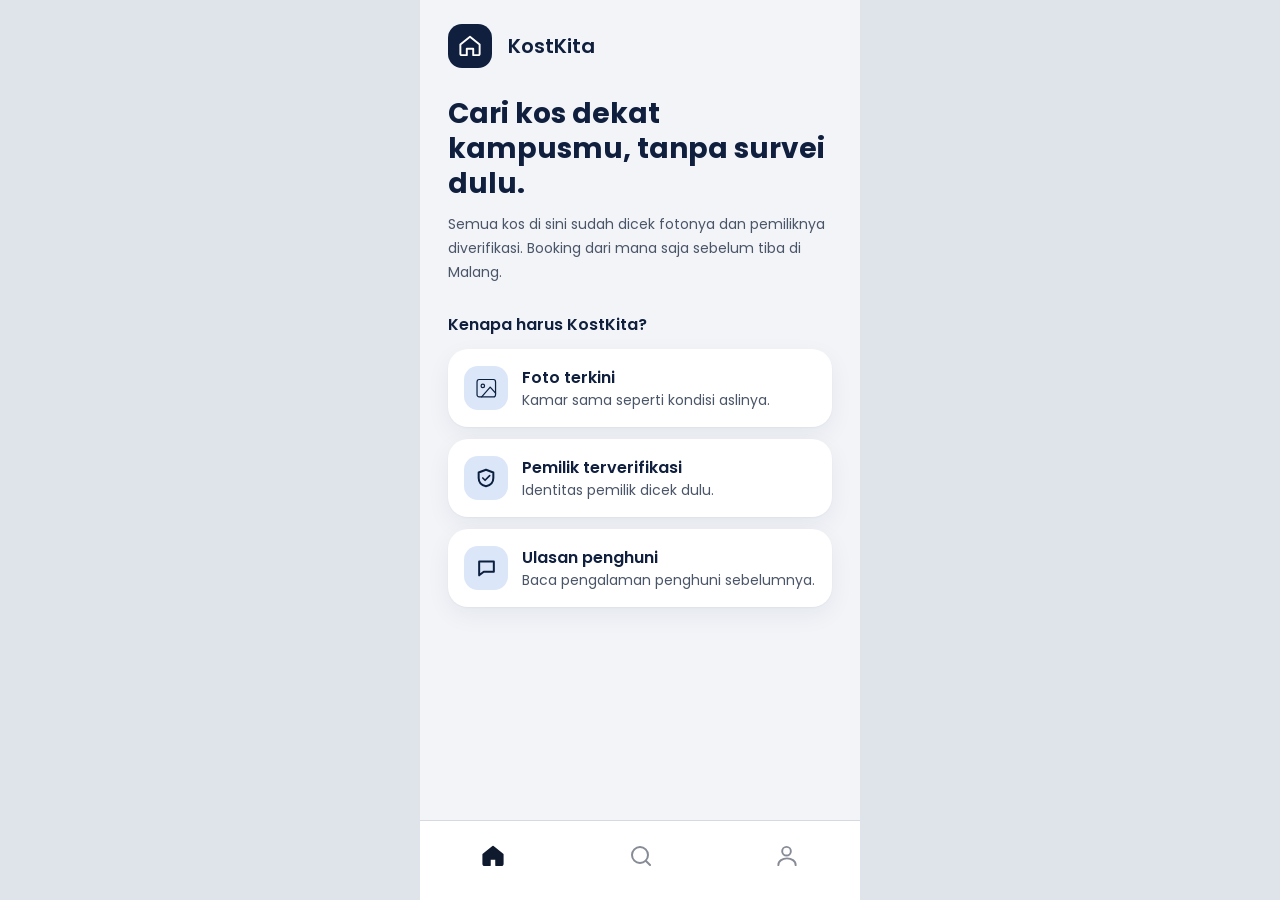
<file: index.html>
<!DOCTYPE html>
<html lang="id">
<head>
  <meta charset="UTF-8">
  <meta name="viewport" content="width=device-width, initial-scale=1.0">
  <title>KostKita</title>
  <link rel="stylesheet" href="css/style.css">
</head>
<body>
  <div class="app">
    <main class="konten konten-bertahap">
      <div class="logo">
        <div class="logo-ikon" data-ikon="home"></div>
        <span class="logo-teks">KostKita</span>
      </div>

      <h1>Cari kos dekat kampusmu, tanpa survei dulu.</h1>
      <p class="deskripsi">Semua kos di sini sudah dicek fotonya dan pemiliknya diverifikasi. Booking dari mana saja sebelum tiba di Malang.</p>

      <h3>Kenapa harus KostKita?</h3>

      <div class="kartu">
        <div class="kartu-ikon" data-ikon="image"></div>
        <div>
          <strong>Foto terkini</strong>
          <p>Kamar sama seperti kondisi aslinya.</p>
        </div>
      </div>

      <div class="kartu">
        <div class="kartu-ikon" data-ikon="shield"></div>
        <div>
          <strong>Pemilik terverifikasi</strong>
          <p>Identitas pemilik dicek dulu.</p>
        </div>
      </div>

      <div class="kartu">
        <div class="kartu-ikon" data-ikon="chat"></div>
        <div>
          <strong>Ulasan penghuni</strong>
          <p>Baca pengalaman penghuni sebelumnya.</p>
        </div>
      </div>
    </main>

    <nav class="bottom-nav">
      <a href="index.html" class="aktif" data-ikon="home"></a>
      <a href="cari.html" data-ikon="search"></a>
      <a href="akun.html" data-ikon="user"></a>
    </nav>
  </div>

  <script src="js/icons.js"></script>
</body>
</html>
</file>
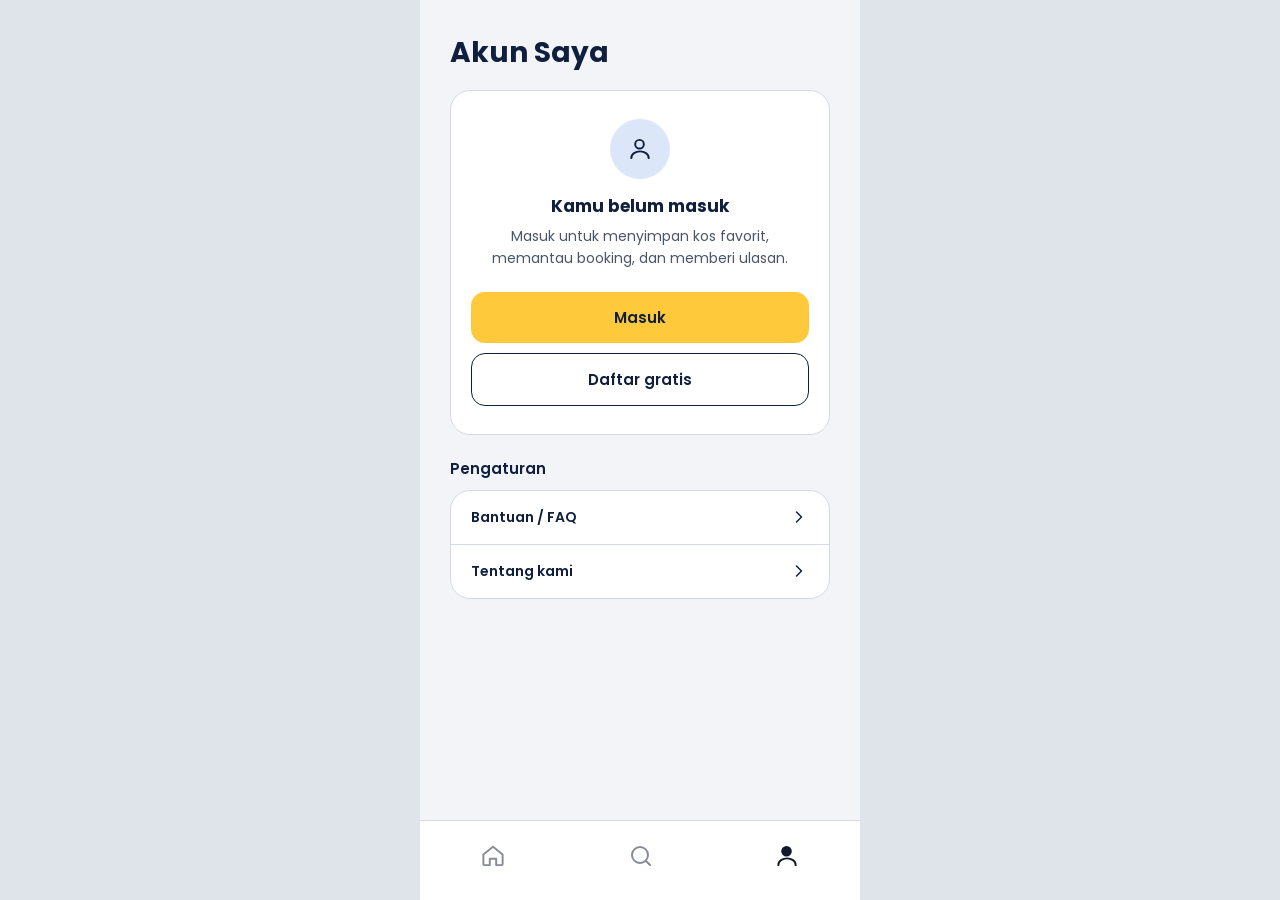
<file: akun.html>
<!DOCTYPE html>
<html lang="id">
<head>
  <meta charset="UTF-8">
  <meta name="viewport" content="width=device-width, initial-scale=1.0">
  <title>Akun Saya - KostKita</title>
  <link rel="stylesheet" href="https://fonts.googleapis.com/css2?family=Poppins:wght@400;500;600;700&display=swap">
  <link rel="stylesheet" href="css/style.css">
  <link rel="stylesheet" href="css/akun.css">
</head>
<body class="ak-body">
  <div class="app ak-app">
    <main class="ak-konten ada-nav" id="isi"></main>

    <nav class="bottom-nav">
      <a href="index.html" data-ikon="home" aria-label="Beranda"></a>
      <a href="cari.html" data-ikon="search" aria-label="Cari Kos"></a>
      <a href="akun.html" class="aktif" data-ikon="user" aria-label="Akun Saya" aria-current="page"></a>
    </nav>
  </div>

  <script src="js/icons.js"></script>
  <script src="js/data-kos.js"></script>
  <script src="js/booking.js"></script>
  <script src="js/auth.js"></script>
  <script src="js/akun.js"></script>
</body>
</html>
</file>
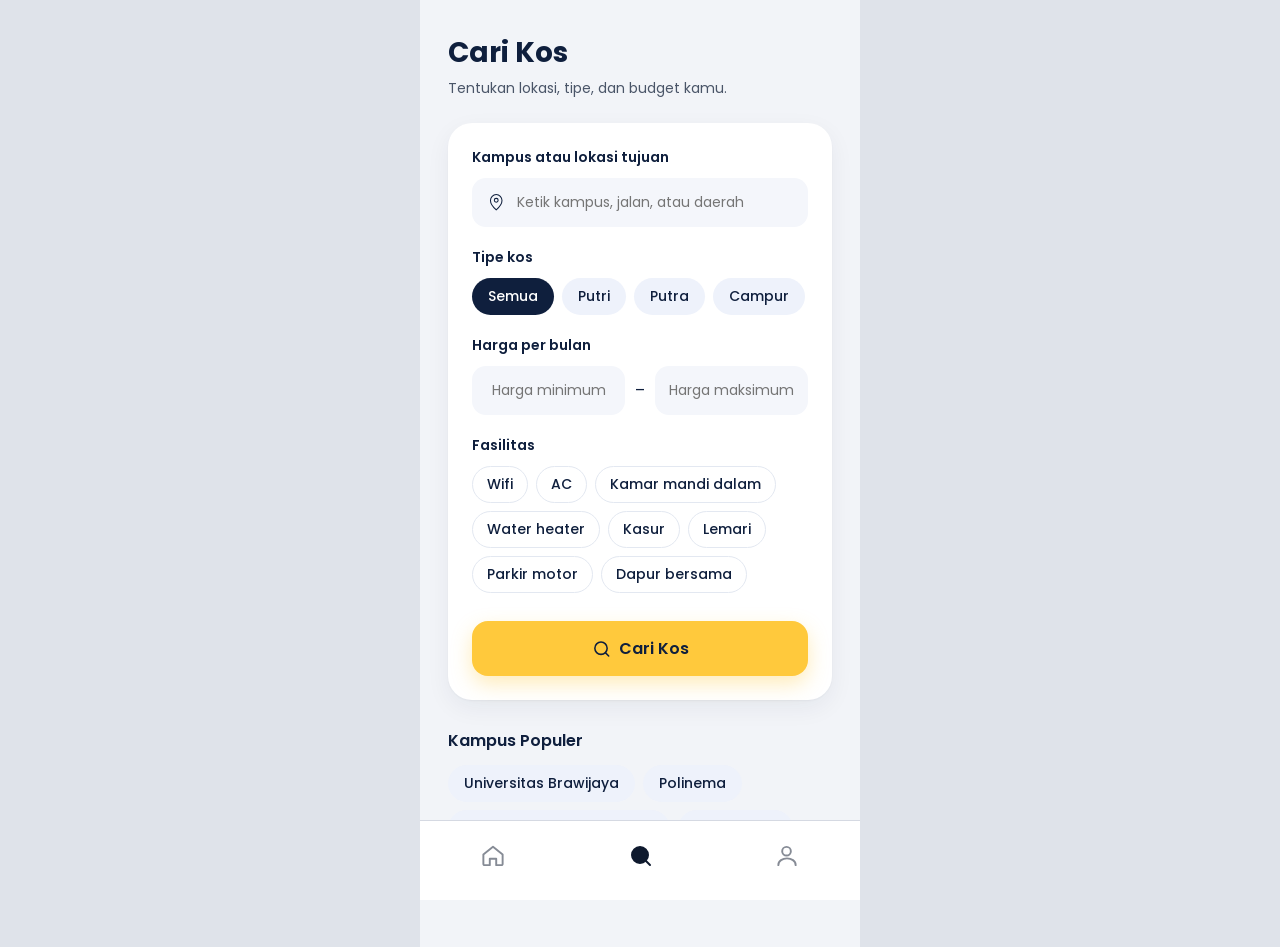
<file: cari.html>
<!DOCTYPE html>
<html lang="id">
<head>
  <meta charset="UTF-8">
  <meta name="viewport" content="width=device-width, initial-scale=1.0">
  <title>Cari Kos - KostKita</title>
  <link rel="stylesheet" href="css/style.css">
</head>
<body>
  <div class="app">
    <main class="konten konten-bertahap">
      <h2 class="judul">Cari Kos</h2>
      <p class="sub">Tentukan lokasi, tipe, dan budget kamu.</p>

      <section class="form-kartu">
        <label class="label" for="lokasi">Kampus atau lokasi tujuan</label>
        <div class="input-wrap">
          <span data-ikon="pin"></span>
          <input type="text" id="lokasi" placeholder="Masukkan kampus atau lokasi tujuan">
        </div>

        <label class="label">Tipe kos</label>
        <div class="baris-chip" id="tipe">
          <button type="button" class="chip chip-aktif">Semua</button>
          <button type="button" class="chip">Putri</button>
          <button type="button" class="chip">Putra</button>
          <button type="button" class="chip">Campur</button>
        </div>

        <label class="label">Harga per bulan</label>
        <div class="baris-harga">
          <input type="text" class="input-harga" placeholder="Harga minimum">
          <span>–</span>
          <input type="text" class="input-harga" placeholder="Harga maksimum">
        </div>

        <label class="label">Fasilitas</label>
        <div class="baris-chip" id="fasilitas">
          <button type="button" class="chip chip-garis">Wifi</button>
          <button type="button" class="chip chip-garis">AC</button>
          <button type="button" class="chip chip-garis">Kamar mandi dalam</button>
          <button type="button" class="chip chip-garis">Water heater</button>
          <button type="button" class="chip chip-garis">Kasur</button>
          <button type="button" class="chip chip-garis">Lemari</button>
          <button type="button" class="chip chip-garis">Parkir motor</button>
          <button type="button" class="chip chip-garis">Dapur bersama</button>
        </div>

        <a href="hasil.html" class="tombol-kuning"><span data-ikon="search"></span> Cari Kos</a>
      </section>

      <h3 class="judul-bagian">Kampus Populer</h3>
      <div class="baris-chip" id="kampus">
        <button type="button" class="chip">Universitas Brawijaya</button>
        <button type="button" class="chip">Polinema</button>
        <button type="button" class="chip">Universitas Negeri Malang</button>
        <button type="button" class="chip">UIN Malang</button>
      </div>

      <div id="blokRiwayat" hidden>
        <div class="baris-riwayat-judul">
          <h3 class="judul-bagian">Pencarian Terakhir</h3>
          <button type="button" id="hapusRiwayat">Hapus</button>
        </div>
        <div id="daftarRiwayat"></div>
      </div>
    </main>

    <nav class="bottom-nav">
      <a href="index.html" data-ikon="home"></a>
      <a href="cari.html" class="aktif" data-ikon="search"></a>
      <a href="akun.html" data-ikon="user"></a>
    </nav>
  </div>

  <script src="js/popup.js"></script>
  <script src="js/data-kos.js"></script>
  <script src="js/app.js"></script>
  <script src="js/icons.js"></script>
</body>
</html>
</file>
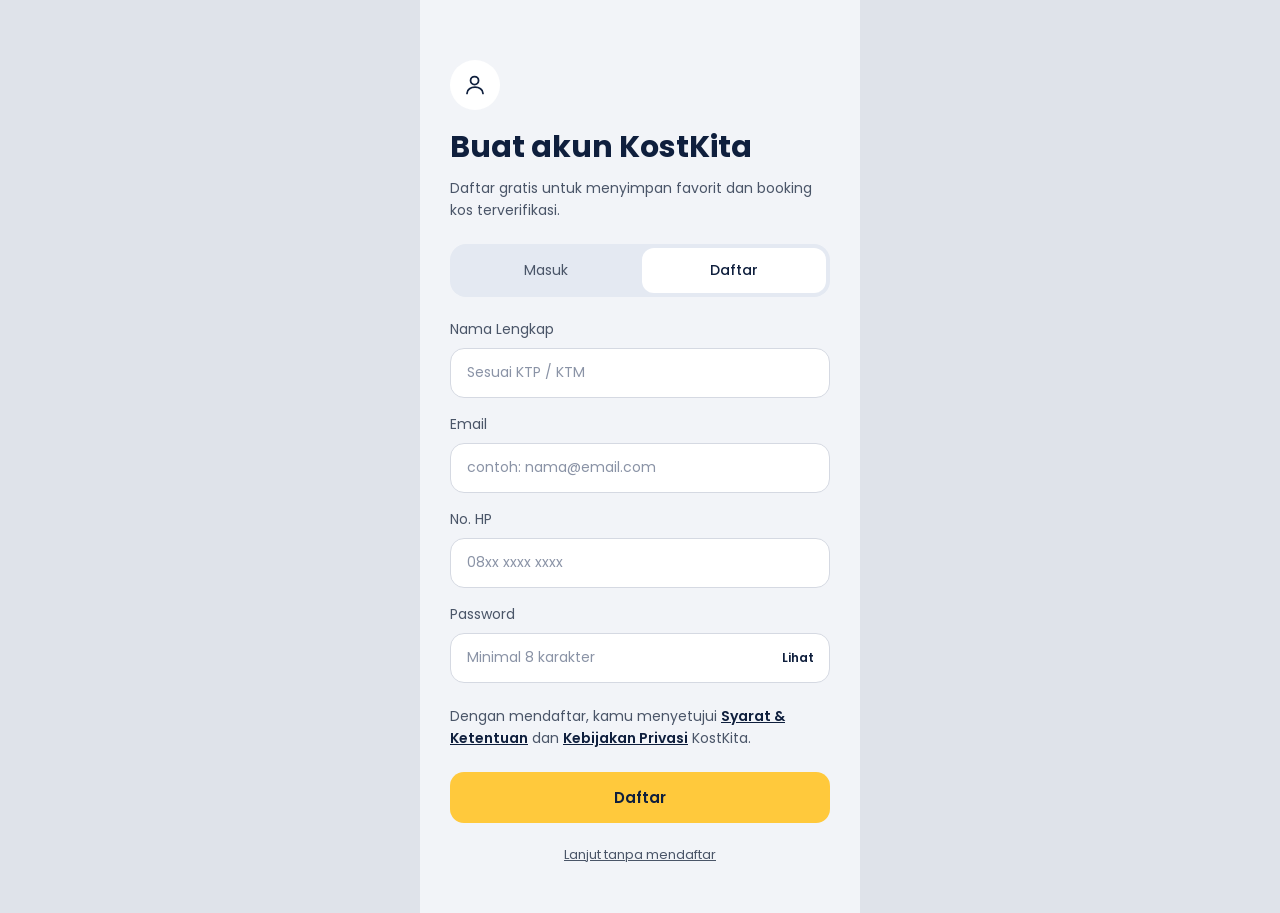
<file: daftar.html>
<!DOCTYPE html>
<html lang="id">
<head>
  <meta charset="UTF-8">
  <meta name="viewport" content="width=device-width, initial-scale=1.0">
  <title>Daftar - KostKita</title>
  <link rel="stylesheet" href="https://fonts.googleapis.com/css2?family=Poppins:wght@400;500;600;700&display=swap">
  <link rel="stylesheet" href="css/style.css">
  <link rel="stylesheet" href="css/akun.css">
</head>
<body class="ak-body">
  <div class="app ak-app">
    <main class="ak-konten">
      <div class="ak-lingkar" data-ikon="user"></div>

      <h1 class="ak-judul">Buat akun KostKita</h1>
      <p class="ak-sub">Daftar gratis untuk menyimpan favorit dan booking kos terverifikasi.</p>

      <div class="ak-tab">
        <a href="masuk.html">Masuk</a>
        <a href="daftar.html" class="aktif" aria-current="page">Daftar</a>
      </div>

      <form id="formDaftar" novalidate>
        <label class="ak-label" for="nama">Nama Lengkap</label>
        <input class="ak-input" type="text" id="nama" autocomplete="name"
               placeholder="Sesuai KTP / KTM" aria-describedby="namaGalat">
        <p class="ak-galat" id="namaGalat" role="alert"></p>

        <label class="ak-label" for="email">Email</label>
        <input class="ak-input" type="email" id="email" autocomplete="email"
               placeholder="contoh: nama@email.com" aria-describedby="emailGalat">
        <p class="ak-galat" id="emailGalat" role="alert"></p>

        <label class="ak-label" for="hp">No. HP</label>
        <input class="ak-input" type="tel" id="hp" autocomplete="tel" inputmode="tel"
               placeholder="08xx xxxx xxxx" aria-describedby="hpGalat">
        <p class="ak-galat" id="hpGalat" role="alert"></p>

        <label class="ak-label" for="sandi">Password</label>
        <div class="ak-isian">
          <input class="ak-input" type="password" id="sandi" autocomplete="new-password"
                 placeholder="Minimal 8 karakter" aria-describedby="sandiGalat">
          <button type="button" class="ak-mata" id="mata" aria-label="Lihat password">Lihat</button>
        </div>
        <p class="ak-galat" id="sandiGalat" role="alert"></p>

        <p class="ak-syarat">Dengan mendaftar, kamu menyetujui <a href="#" id="tautSyarat">Syarat &amp; Ketentuan</a> dan <a href="#" id="tautPrivasi">Kebijakan Privasi</a> KostKita.</p>

        <button type="submit" class="ak-tombol" id="tombolDaftar">Daftar</button>
      </form>

      <a href="index.html" class="ak-lewati">Lanjut tanpa mendaftar</a>
    </main>
  </div>

  <script src="js/icons.js"></script>
  <script src="js/auth.js"></script>
  <script src="js/daftar.js"></script>
</body>
</html>
</file>
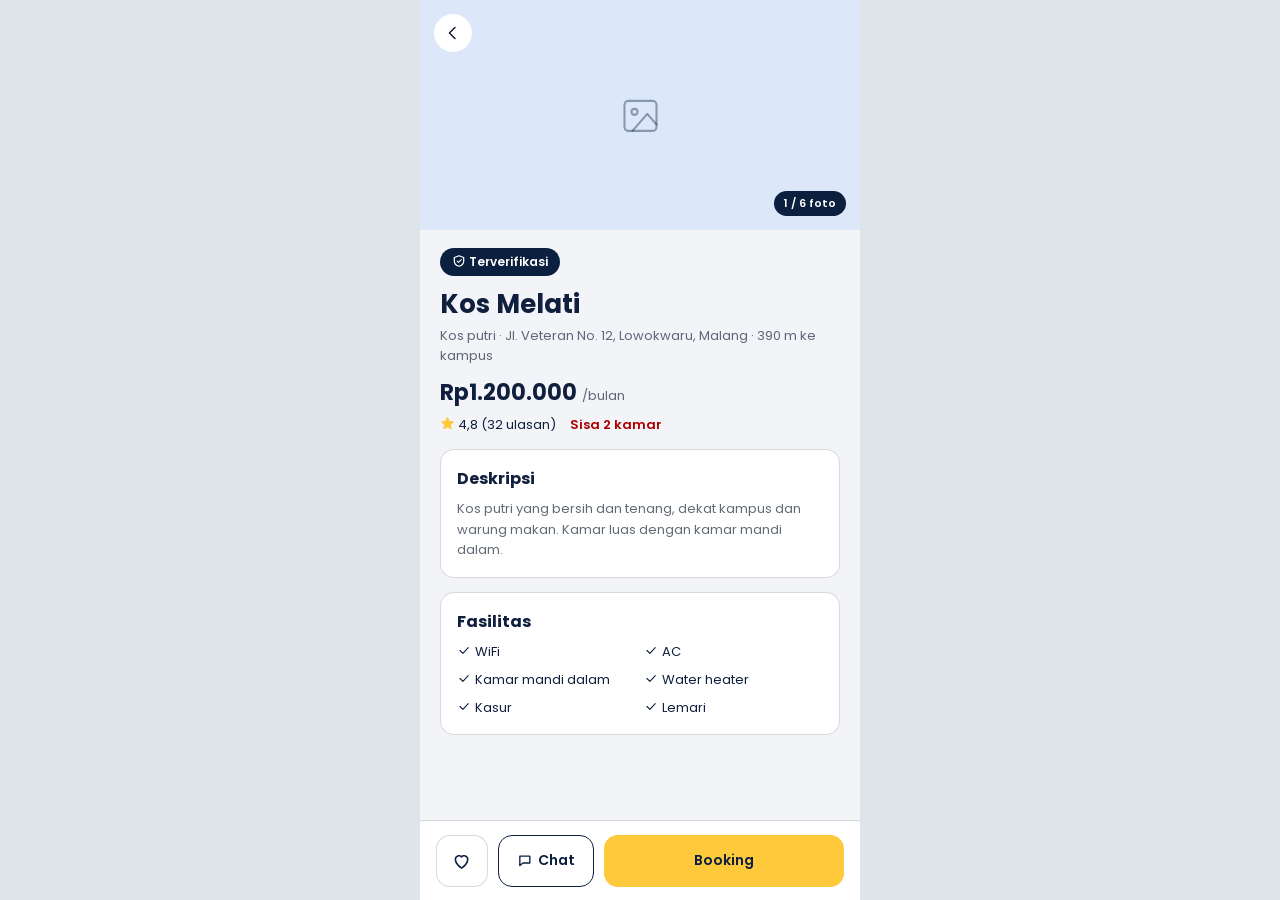
<file: detail.html>
<!DOCTYPE html>
<html lang="id">
<head>
  <meta charset="UTF-8">
  <meta name="viewport" content="width=device-width, initial-scale=1.0">
  <title>Detail Kos - KostKita</title>
  <link rel="stylesheet" href="css/style.css">
  <link rel="stylesheet" href="css/lihat-kos.css">
</head>
<body>
  <div class="app">
    <main class="konten konten-detail">
      <div class="hero" id="hero">
        <a href="hasil.html" class="hero-kembali" onclick="event.stopPropagation()" data-ikon="back"></a>
        <span class="hero-img" data-ikon="image"></span>
        <span class="hero-jumlah" id="jumlahFoto">1 / 6 foto</span>
      </div>

      <div class="isi-detail">
        <span class="badge-verif"><i data-ikon="shield"></i> Terverifikasi</span>
        <h1 id="nama">Kos</h1>
        <p class="sub-detail" id="sub"></p>
        <div class="harga-detail"><span id="harga"></span> <small>/bulan</small></div>
        <div class="info-baris">
          <span id="rating"></span>
          <span class="sisa" id="sisa"></span>
        </div>

        <section class="kartu-isi">
          <h3>Deskripsi</h3>
          <p id="deskripsi"></p>
        </section>

        <section class="kartu-isi">
          <h3>Fasilitas</h3>
          <ul class="daftar-fasilitas" id="fasilitas"></ul>
        </section>
      </div>
    </main>

    <div class="bar-aksi">
      <button type="button" class="tombol-hati" id="tombolHati"></button>
      <button type="button" class="tombol-chat" id="tombolChat"><i data-ikon="chat"></i> Chat</button>
      <a href="reservasi.html" class="tombol-booking" id="tombolBooking">Booking</a>
    </div>
  </div>

  <script src="js/popup.js"></script>
  <script src="js/icons.js"></script>
  <script src="js/data-kos.js"></script>
  <script src="js/detail.js"></script>
  <script src="js/foto.js"></script>
</body>
</html>
</file>
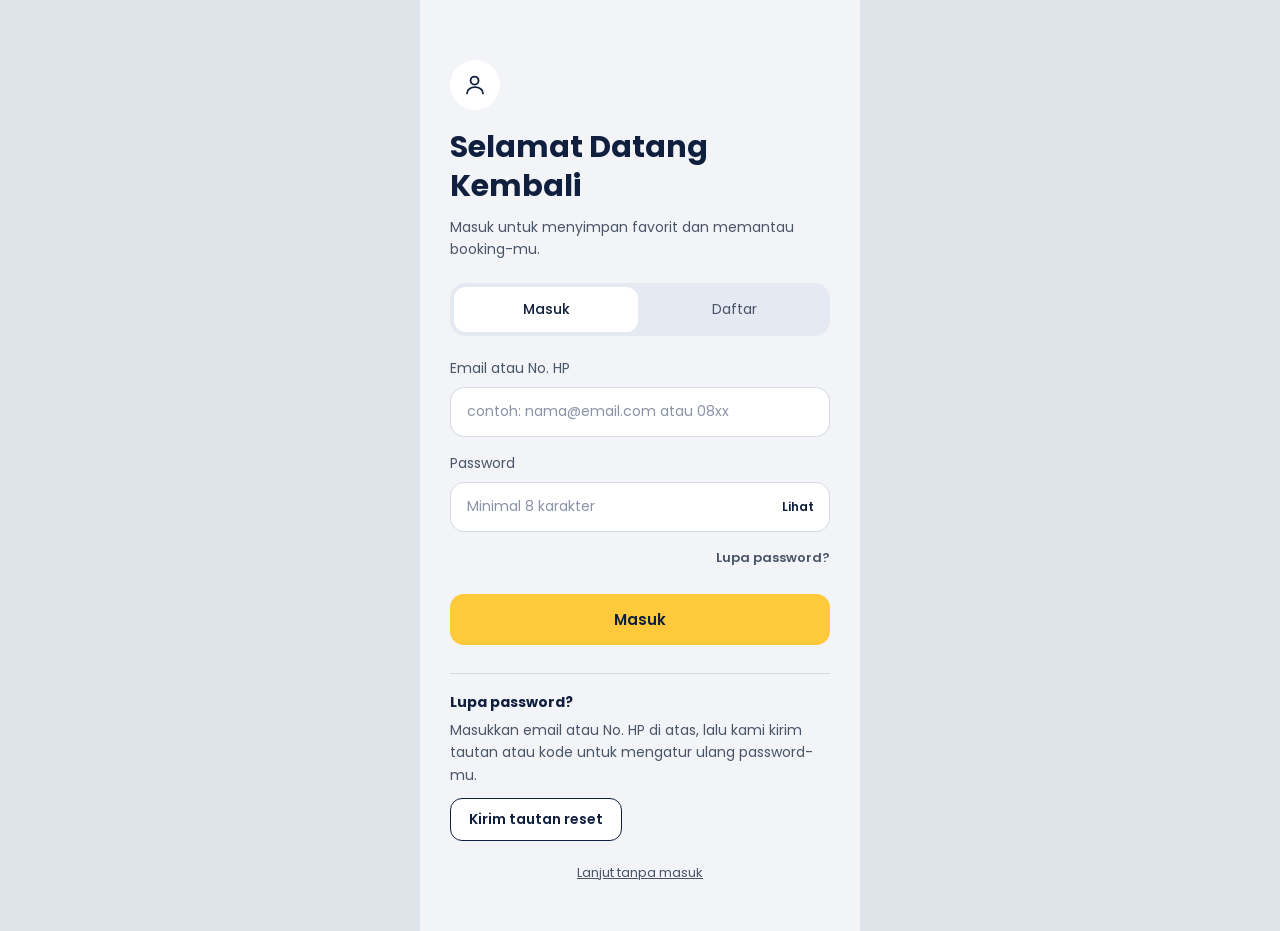
<file: masuk.html>
<!DOCTYPE html>
<html lang="id">
<head>
  <meta charset="UTF-8">
  <meta name="viewport" content="width=device-width, initial-scale=1.0">
  <title>Masuk - KostKita</title>
  <link rel="stylesheet" href="https://fonts.googleapis.com/css2?family=Poppins:wght@400;500;600;700&display=swap">
  <link rel="stylesheet" href="css/style.css">
  <link rel="stylesheet" href="css/akun.css">
</head>
<body class="ak-body">
  <div class="app ak-app">
    <main class="ak-konten">
      <div class="ak-lingkar" data-ikon="user"></div>

      <h1 class="ak-judul">Selamat Datang Kembali</h1>
      <p class="ak-sub">Masuk untuk menyimpan favorit dan memantau booking-mu.</p>

      <div class="ak-tab">
        <a href="masuk.html" class="aktif" aria-current="page">Masuk</a>
        <a href="daftar.html">Daftar</a>
      </div>

      <form id="formMasuk" novalidate>
        <label class="ak-label" for="idf">Email atau No. HP</label>
        <input class="ak-input" type="text" id="idf" autocomplete="username" inputmode="email"
               placeholder="contoh: nama@email.com atau 08xx" aria-describedby="idfGalat">
        <p class="ak-galat" id="idfGalat" role="alert"></p>

        <label class="ak-label" for="sandi">Password</label>
        <div class="ak-isian">
          <input class="ak-input" type="password" id="sandi" autocomplete="current-password"
                 placeholder="Minimal 8 karakter" aria-describedby="sandiGalat">
          <button type="button" class="ak-mata" id="mata" aria-label="Lihat password">Lihat</button>
        </div>
        <p class="ak-galat" id="sandiGalat" role="alert"></p>

        <a href="#reset" class="ak-lupa" id="tautLupa">Lupa password?</a>

        <button type="submit" class="ak-tombol" id="tombolMasuk">Masuk</button>
      </form>

      <hr class="ak-pemisah">

      <section class="ak-reset" id="reset">
        <h4>Lupa password?</h4>
        <p>Masukkan email atau No. HP di atas, lalu kami kirim tautan atau kode untuk mengatur ulang password-mu.</p>
        <button type="button" class="ak-tombol-kecil" id="kirimReset">Kirim tautan reset</button>
      </section>

      <a href="index.html" class="ak-lewati">Lanjut tanpa masuk</a>
    </main>
  </div>

  <script src="js/icons.js"></script>
  <script src="js/auth.js"></script>
  <script src="js/masuk.js"></script>
</body>
</html>
</file>
<file: css/style.css>
@import url('https://fonts.googleapis.com/css2?family=Poppins:wght@400;500;600;700&display=swap');
/* UMUM (dipakai semua halaman) */

:root {
  --navy: #0f1f3d;
  --kuning: #ffc93c;
  --biru-muda: #dbe6f8;
  --latar: #f2f4f8;
  --abu: #4a5568;
  --garis: #d5d9e2;
}

* {
  box-sizing: border-box;
  margin: 0;
  padding: 0;
}

body {
  font-family: "Poppins", Arial, sans-serif;
  background: #dfe3ea;
  color: var(--navy);
}

.app {
  max-width: 440px;
  min-height: 100vh;
  margin: 0 auto;
  background: var(--latar);
  position: relative;
}

.konten {
  padding: 24px 28px 100px;
}

h3 {
  font-size: 15px;
  margin-bottom: 12px;
}

/* BOTTOM NAV (dipakai semua halaman) */

.bottom-nav {
  position: fixed;
  bottom: 0;
  left: 50%;
  transform: translateX(-50%);
  width: 100%;
  max-width: 440px;
  display: flex;
  justify-content: space-around;
  background: white;
  padding: 16px 0;
  border-top: 1px solid var(--garis);
}

.bottom-nav a {
  text-decoration: none;
  font-size: 24px;
  opacity: 0.5;
}

.bottom-nav a.aktif {
  opacity: 1;
}

/* INDEX (index.html) */

.logo {
  display: flex;
  align-items: center;
  gap: 16px;
}

.logo-ikon {
  width: 50px;
  height: 50px;
  background: var(--navy);
  border-radius: 14px;
  display: flex;
  align-items: center;
  justify-content: center;
  font-size: 24px;
}

.logo-teks {
  font-size: 22px;
  font-weight: 600;
}

h1 {
  font-size: 32px;
  line-height: 1.3;
  margin: 24px 0 12px;
}

.deskripsi {
  font-size: 15px;
  color: var(--abu);
  line-height: 1.6;
  margin-bottom: 20px;
}

.kartu {
  display: flex;
  gap: 12px;
  align-items: center;
  background: white;
  border: 1px solid var(--garis);
  border-radius: 20px;
  padding: 14px;
  margin-bottom: 12px;
}

.kartu-ikon {
  width: 40px;
  height: 40px;
  flex-shrink: 0;
  background: var(--biru-muda);
  border-radius: 10px;
  display: flex;
  align-items: center;
  justify-content: center;
}

.kartu strong {
  font-size: 15px;
}

.kartu p {
  font-size: 13px;
  color: var(--abu);
}

/* CARI (cari.html) */

.judul {
  font-size: 26px;
  margin-top: 16px;
}

.sub {
  font-size: 14px;
  color: var(--abu);
  margin-bottom: 20px;
}

.form-kartu {
  background: white;
  border: 1px solid var(--garis);
  border-radius: 28px;
  padding: 24px;
  margin-bottom: 24px;
}

.label {
  display: block;
  font-size: 15px;
  font-weight: 500;
  margin: 18px 0 10px;
}

.form-kartu .label:first-child {
  margin-top: 0;
}

.input-wrap {
  display: flex;
  align-items: center;
  gap: 10px;
  background: #e4e9f2;
  border: 1px solid #b8c0cf;
  border-radius: 12px;
  padding: 12px 14px;
}

.input-wrap input {
  border: none;
  background: transparent;
  outline: none;
  font-family: inherit;
  font-size: 14px;
  width: 100%;
  color: var(--navy);
}

.baris-chip {
  display: flex;
  flex-wrap: wrap;
  gap: 8px;
}

.chip {
  border: none;
  background: var(--biru-muda);
  color: var(--navy);
  font-family: inherit;
  font-size: 13px;
  padding: 8px 16px;
  border-radius: 999px;
  cursor: pointer;
}

.chip-garis {
  background: white;
  border: 1px solid var(--navy);
  font-size: 12px;
  padding: 6px 14px;
}

.chip-aktif {
  background: var(--navy);
  color: white;
}

.baris-harga {
  display: flex;
  align-items: center;
  gap: 10px;
}

.input-harga {
  width: 100%;
  background: #e4e9f2;
  border: 1px solid #b8c0cf;
  border-radius: 12px;
  padding: 12px;
  font-family: inherit;
  font-size: 14px;
  text-align: center;
  color: var(--navy);
}

.tombol-kuning {
  display: block;
  width: 100%;
  background: var(--kuning);
  border: none;
  border-radius: 12px;
  padding: 14px;
  margin-top: 24px;
  font-family: inherit;
  font-size: 15px;
  font-weight: 600;
  color: var(--navy);
  text-align: center;
  text-decoration: none;
  cursor: pointer;
}

.judul-bagian {
  font-size: 15px;
  margin: 24px 0 12px;
}

.riwayat {
  display: flex;
  align-items: center;
  gap: 14px;
}

.riwayat-ikon {
  font-size: 22px;
}

.riwayat strong {
  font-size: 14px;
}

.riwayat p {
  font-size: 13px;
  color: #8a93a3;
}

/* HASIL (hasil.html) */

.konten-hasil {
  padding-top: 20px;
  padding-bottom: 150px;
}

.bar-cari {
  display: flex;
  align-items: center;
  gap: 14px;
  margin-bottom: 16px;
}

.tombol-kembali {
  font-size: 24px;
  text-decoration: none;
  color: var(--navy);
}

.kotak-cari {
  flex: 1;
  display: flex;
  align-items: center;
  gap: 10px;
  background: white;
  border: 1px solid var(--garis);
  border-radius: 14px;
  padding: 8px 8px 8px 14px;
  font-size: 14px;
}

.kotak-cari strong {
  flex: 1;
  font-weight: 500;
}

.tombol-cari-kecil {
  background: var(--kuning);
  border-radius: 10px;
  padding: 8px 10px;
  text-decoration: none;
}

.tombol-filter {
  background: var(--navy);
  color: white;
  border: none;
  border-radius: 999px;
  padding: 12px 22px;
  font-family: inherit;
  font-size: 15px;
  font-weight: 600;
  cursor: pointer;
}

.baris-info {
  display: flex;
  justify-content: space-between;
  align-items: center;
  font-size: 14px;
  margin: 16px 0 12px;
}

.baris-info select {
  border: none;
  background: transparent;
  font-family: inherit;
  font-size: 14px;
  color: var(--navy);
}

.kartu-kos {
  background: white;
  border: 1px solid var(--garis);
  border-radius: 20px;
  margin-bottom: 14px;
  overflow: hidden;
}

.kos-atas {
  display: flex;
  gap: 14px;
  padding: 14px;
  text-decoration: none;
  color: var(--navy);
}

.kos-foto {
  width: 125px;
  min-height: 135px;
  flex-shrink: 0;
  background: var(--biru-muda);
  border-radius: 14px;
  position: relative;
  display: flex;
  align-items: center;
  justify-content: center;
  font-size: 32px;
}

.label-verif {
  position: absolute;
  top: 6px;
  right: 6px;
  background: var(--navy);
  color: white;
  font-size: 10px;
  padding: 2px 8px;
  border-radius: 999px;
}

.kos-info {
  flex: 1;
}

.kos-info h4 {
  font-size: 16px;
}

.kos-lokasi {
  font-size: 12px;
  color: var(--abu);
  margin: 2px 0 6px;
}

.baris-mini {
  display: flex;
  align-items: center;
  gap: 6px;
  font-size: 12px;
  margin-bottom: 6px;
}

.tag-tipe {
  background: var(--biru-muda);
  font-size: 12px;
  padding: 2px 10px;
  border-radius: 999px;
}

.baris-fasilitas {
  display: flex;
  flex-wrap: wrap;
  gap: 4px;
  margin-bottom: 6px;
}

.tag-fas {
  border: 1px solid #9aa3b5;
  font-size: 11px;
  padding: 1px 8px;
  border-radius: 999px;
}

.kos-harga {
  font-size: 14px;
}

.kos-harga span {
  font-weight: 400;
  color: var(--abu);
}

.kos-sisa {
  font-size: 12px;
  color: #c0120c;
  margin-left: 4px;
}

.kos-bawah {
  border-top: 1px solid var(--garis);
  padding: 12px 14px;
}

.kos-bawah label {
  display: flex;
  align-items: center;
  gap: 10px;
  font-size: 14px;
  font-weight: 600;
  cursor: pointer;
}

.kos-bawah input {
  width: 20px;
  height: 20px;
  accent-color: var(--navy);
}

.tombol-bandingkan {
  position: fixed;
  bottom: 84px;
  left: 50%;
  transform: translateX(-50%);
  width: calc(100% - 56px);
  max-width: 384px;
  background: var(--navy);
  color: white;
  text-align: center;
  text-decoration: none;
  padding: 16px;
  border-radius: 14px;
  font-size: 15px;
  font-weight: 600;
}

.tombol-bandingkan.mati {
  background: #8a93a3;
  pointer-events: none;
}

/* ===========================================
   TAMPILAN MODERN (khusus index, cari, hasil)
   Ukuran font dibatasi: 12 / 14 / 16 / 20 / 28.
   Sudut: 14 (kolom isian), 16 (tombol), 20 (kartu), bulat (chip).
   Bagian ini ditaruh paling bawah supaya menang dari aturan lama,
   dan dibatasi supaya halaman anggota lain tidak ikut berubah.
   =========================================== */

:root {
  --bayangan: 0 1px 2px rgba(15, 31, 61, 0.04), 0 8px 24px rgba(15, 31, 61, 0.06);
  --isi-input: #f4f6fb;
  --garis-lembut: #e3e8f1;
}

/* ---------- INDEX ---------- */

.logo-ikon {
  width: 44px;
  height: 44px;
  border-radius: 14px;
}

.logo-teks {
  font-size: 20px;
  font-weight: 600;
}

.logo + h1 {
  font-size: 28px;
  line-height: 1.25;
  font-weight: 700;
  margin: 28px 0 12px;
}

.deskripsi {
  font-size: 14px;
  line-height: 1.7;
  margin-bottom: 28px;
}

.logo ~ h3 {
  font-size: 16px;
  font-weight: 600;
  margin-bottom: 12px;
}

.logo ~ .kartu {
  border: none;
  border-radius: 20px;
  padding: 16px;
  gap: 14px;
  margin-bottom: 12px;
  box-shadow: var(--bayangan);
}

.logo ~ .kartu .kartu-ikon {
  width: 44px;
  height: 44px;
  border-radius: 14px;
}

.logo ~ .kartu strong {
  font-size: 16px;
  font-weight: 600;
}

.logo ~ .kartu p {
  font-size: 14px;
}

/* ---------- CARI ---------- */

.konten:has(.form-kartu) .judul {
  font-size: 28px;
  font-weight: 700;
  margin-top: 8px;
}

.konten:has(.form-kartu) .sub {
  font-size: 14px;
  margin: 4px 0 24px;
}

.form-kartu {
  border: none;
  border-radius: 24px;
  padding: 24px;
  margin-bottom: 28px;
  box-shadow: var(--bayangan);
}

.form-kartu .label {
  font-size: 14px;
  font-weight: 600;
  margin: 20px 0 10px;
}

.form-kartu .label:first-child {
  margin-top: 0;
}

.input-wrap {
  background: var(--isi-input);
  border: 1.5px solid transparent;
  border-radius: 14px;
  padding: 13px 14px;
}

.input-wrap input {
  font-size: 14px;
}

.input-harga {
  background: var(--isi-input);
  border: 1.5px solid transparent;
  border-radius: 14px;
  padding: 13px 12px;
  font-size: 14px;
  outline: none;
}

.input-wrap:focus-within,
.input-harga:focus {
  background: #fff;
  border-color: var(--navy);
}

.chip {
  font-size: 14px;
  font-weight: 500;
  padding: 8px 16px;
  background: #eef2fb;
}

.chip-garis {
  background: #fff;
  border: 1.5px solid var(--garis-lembut);
  padding: 7px 14px;
}

.chip-aktif {
  background: var(--navy);
  color: #fff;
  border-color: var(--navy);
}

.tombol-kuning {
  border-radius: 16px;
  padding: 15px;
  margin-top: 28px;
  font-size: 16px;
  font-weight: 600;
  box-shadow: 0 8px 20px rgba(255, 201, 60, 0.35);
}

.judul-bagian {
  font-size: 16px;
  font-weight: 600;
  margin: 28px 0 12px;
}

.riwayat strong {
  font-size: 14px;
  font-weight: 600;
}

.riwayat p {
  font-size: 12px;
}

.konten .baris-riwayat-judul {
  align-items: baseline;
}

/* ---------- HASIL ---------- */

.konten-hasil {
  padding: 20px 20px 190px;
}

.bar-cari {
  gap: 8px;
  margin-bottom: 16px;
}

.tombol-kembali {
  width: 40px;
  height: 40px;
  display: flex;
  align-items: center;
  justify-content: center;
  flex-shrink: 0;
}

.kotak-cari {
  border: none;
  border-radius: 16px;
  padding: 6px 6px 6px 14px;
  box-shadow: var(--bayangan);
}

.tombol-cari-kecil {
  width: 38px;
  height: 38px;
  padding: 0;
  border-radius: 12px;
  display: flex;
  align-items: center;
  justify-content: center;
}

.tombol-filter {
  display: inline-flex;
  align-items: center;
  gap: 8px;
  background: #fff;
  color: var(--navy);
  border: 1.5px solid var(--garis-lembut);
  border-radius: 999px;
  padding: 9px 18px;
  font-size: 14px;
  font-weight: 600;
}

.tombol-filter.filter-aktif {
  background: var(--navy);
  color: #fff;
  border-color: var(--navy);
}

.baris-info {
  font-size: 14px;
  color: var(--abu);
  margin: 18px 0 14px;
}

.baris-info select {
  font-size: 14px;
  font-weight: 500;
  color: var(--navy);
  cursor: pointer;
}

.konten-hasil .kc-kartu {
  border: none;
  border-radius: 20px;
  margin-bottom: 16px;
  box-shadow: var(--bayangan);
}

.konten-hasil .kc-isi {
  gap: 14px;
  padding: 14px;
}

.konten-hasil .kc-foto {
  width: 112px;
  height: 132px;
  border-radius: 14px;
  background: linear-gradient(160deg, #e9effc, #dbe6f8);
}

.konten-hasil .kc-foto svg {
  width: 36px;
  height: 36px;
}

.konten-hasil .kc-verif {
  left: auto;
  right: 6px;
  top: 6px;
  font-size: 11px;
  padding: 3px 8px;
}

.konten-hasil .kc-info {
  flex: 1;
  flex-direction: row;
  flex-wrap: wrap;
  align-items: center;
  align-content: flex-start;
  gap: 6px 8px;
  font-size: 12px;
}

.konten-hasil .kc-info strong {
  flex: 0 0 100%;
  font-size: 16px;
  font-weight: 600;
  line-height: 1.3;
}

.konten-hasil .kc-lok,
.konten-hasil .kc-baris,
.konten-hasil .kc-tag {
  flex: 0 0 100%;
}

.konten-hasil .kc-lok {
  font-size: 12px;
  color: var(--abu);
}

.konten-hasil .kc-tipe {
  font-size: 12px;
  font-weight: 500;
  padding: 2px 10px;
}

.konten-hasil .kc-tag span {
  font-size: 12px;
  font-weight: 500;
  padding: 1px 8px;
  white-space: nowrap;
  color: var(--abu);
  border: 1px solid var(--garis-lembut);
}

.konten-hasil .kc-harga {
  font-size: 14px;
  font-weight: 600;
}

.konten-hasil .kc-sisa {
  font-size: 12px;
  font-weight: 500;
  color: #c0392b;
}

.konten-hasil .kc-banding {
  font-size: 14px;
  font-weight: 500;
  padding: 12px 16px;
  gap: 10px;
  border-top: 1px solid #eef1f6;
}

.konten-hasil .kc-banding input {
  -webkit-appearance: none;
  appearance: none;
  width: 20px;
  height: 20px;
  margin: 0;
  display: grid;
  place-content: center;
  background: #fff;
  border: 1.5px solid #b6c0d4;
  border-radius: 6px;
  cursor: pointer;
}

.konten-hasil .kc-banding input:checked {
  background: var(--navy);
  border-color: var(--navy);
}

.konten-hasil .kc-banding input:checked::after {
  content: "";
  width: 5px;
  height: 10px;
  border: solid #fff;
  border-width: 0 2px 2px 0;
  transform: rotate(45deg) translate(-1px, -1px);
}

.konten-hasil .kc-kosong {
  font-size: 14px;
}

.konten-hasil .kc-kosong strong {
  font-size: 16px;
}

.konten-hasil .kc-saran a {
  font-size: 14px;
  padding: 7px 14px;
}

.tombol-bandingkan {
  bottom: 88px;
  width: calc(100% - 40px);
  max-width: 400px;
  padding: 15px;
  border-radius: 16px;
  font-size: 16px;
  font-weight: 600;
  box-shadow: 0 10px 24px rgba(15, 31, 61, 0.28);
}

.tombol-bandingkan.sembunyi {
  display: none;
}

/* ---------- LEMBAR FILTER (halaman hasil) ---------- */

.filter-lembar .label {
  font-size: 14px;
  font-weight: 600;
  margin: 20px 0 10px;
}

/* ===========================================
   ANIMASI (semua halaman)
   Semua animasi mati otomatis kalau pengguna mengaktifkan
   "kurangi gerakan" di perangkatnya (lihat bagian paling bawah).
   =========================================== */

/* ---------- 1. Pindah halaman: isi halaman bergeser halus ---------- */
/* Jalan di Chrome dan Edge terbaru. Browser lain tetap pakai animasi masuk biasa. */

@view-transition {
  navigation: auto;
}

/* Navigasi bawah diam di tempat, hanya isi halaman yang bergeser */
.bottom-nav {
  view-transition-name: bottom-nav;
}

@keyframes halamanKeluar {
  to { opacity: 0; translate: -18px 0; }
}

@keyframes halamanMasuk {
  from { opacity: 0; translate: 18px 0; }
}

::view-transition-old(root) {
  animation: 0.2s ease both halamanKeluar;
}

::view-transition-new(root) {
  animation: 0.28s ease both halamanMasuk;
}

@supports not (view-transition-name: none) {
  .konten {
    animation: halamanMasuk 0.3s ease both;
  }
}

/* ---------- 2. Tombol dan kartu terasa "ditekan" ---------- */

button,
.tombol-kuning,
a[class*="tombol"],
.bottom-nav a,
.chip,
.riwayat,
.kc-isi {
  transition: scale 0.12s ease, background-color 0.18s ease, border-color 0.18s ease,
              color 0.18s ease, box-shadow 0.18s ease, opacity 0.18s ease;
}

button:not(:disabled):active,
.tombol-kuning:active,
a[class*="tombol"]:active,
.bottom-nav a:active,
.chip:active,
.riwayat:active {
  scale: 0.96;
}

.kc-isi:active {
  scale: 0.985;
}

@media (hover: hover) {
  .konten-hasil .kc-kartu {
    transition: translate 0.2s ease, box-shadow 0.2s ease;
  }

  .konten-hasil .kc-kartu:hover {
    translate: 0 -2px;
    box-shadow: 0 2px 4px rgba(15, 31, 61, 0.05), 0 14px 32px rgba(15, 31, 61, 0.10);
  }
}

/* ---------- 3. Kartu muncul satu per satu ---------- */

@keyframes kartuNaik {
  from { opacity: 0; translate: 0 14px; }
}

.konten-hasil .kc-kartu,
.konten-bertahap > * {
  animation: kartuNaik 0.4s cubic-bezier(0.2, 0.7, 0.3, 1) backwards;
}

.konten-hasil .kc-kartu:nth-child(2) { animation-delay: 0.06s; }
.konten-hasil .kc-kartu:nth-child(3) { animation-delay: 0.12s; }
.konten-hasil .kc-kartu:nth-child(4) { animation-delay: 0.18s; }
.konten-hasil .kc-kartu:nth-child(5) { animation-delay: 0.24s; }
.konten-hasil .kc-kartu:nth-child(n + 6) { animation-delay: 0.3s; }

.konten-bertahap > :nth-child(2) { animation-delay: 0.06s; }
.konten-bertahap > :nth-child(3) { animation-delay: 0.12s; }
.konten-bertahap > :nth-child(4) { animation-delay: 0.18s; }
.konten-bertahap > :nth-child(5) { animation-delay: 0.24s; }
.konten-bertahap > :nth-child(n + 6) { animation-delay: 0.3s; }

/* ---------- 4. Tombol Bandingkan naik dari bawah ---------- */

@keyframes munculBawah {
  from { opacity: 0; translate: 0 16px; }
}

.tombol-bandingkan:not(.sembunyi) {
  animation: munculBawah 0.25s ease backwards;
}

/* ---------- 5. Popup membesar halus ---------- */

@keyframes popupKartu {
  from { opacity: 0; scale: 0.92; }
}

.popup-kartu,
.bk-popup {
  animation: popupKartu 0.22s cubic-bezier(0.2, 0.9, 0.3, 1.15) backwards;
}

/* ---------- 6. Kotak centang ---------- */

@keyframes centang {
  from { scale: 0; }
}

.konten-hasil .kc-banding input {
  transition: background-color 0.15s ease, border-color 0.15s ease;
}

.konten-hasil .kc-banding input:checked::after {
  animation: centang 0.18s ease;
}

/* ---------- Kurangi gerakan ---------- */

@media (prefers-reduced-motion: reduce) {
  .konten,
  .kc-kartu,
  .konten-bertahap > *,
  .tombol-bandingkan,
  .popup-kartu,
  .bk-popup,
  .kc-banding input:checked::after {
    animation: none !important;
  }

  button,
  .tombol-kuning,
  a[class*="tombol"],
  .bottom-nav a,
  .chip,
  .riwayat,
  .kc-isi,
  .konten-hasil .kc-kartu {
    transition: none !important;
  }

  ::view-transition-group(*),
  ::view-transition-old(*),
  ::view-transition-new(*) {
    animation: none !important;
  }
}

/* ===========================================
   BAR BAWAH HALAMAN DETAIL
   Supaya barisan Chat dan Booking selalu menempel di dasar layar,
   walaupun isi halamannya pendek. Hanya berlaku di halaman yang punya .bar-aksi.
   =========================================== */

.app:has(.bar-aksi) {
  display: flex;
  flex-direction: column;
}

.app:has(.bar-aksi) > main {
  flex: 1;
}

.app:has(.bar-aksi) .konten-detail {
  padding-bottom: 24px;
}

/* ===========================================
   BARISAN BAWAH SERAGAM + JARAK ATAS AKUN SAYA
   Semua barisan bawah (navigasi, bar Chat dan Booking, bar DP)
   memakai satu tinggi yang sama. Mau ganti ukurannya? Ubah angka
   --tinggi-bar di bawah ini saja.
   =========================================== */

:root {
  --tinggi-bar: 80px;
}

/* navigasi bawah (Beranda, Cari, Hasil, Bandingkan, Akun) */
.bottom-nav {
  height: var(--tinggi-bar);
  padding: 0;
  align-items: center;
}

/* bar Chat dan Booking di halaman Detail */
.app .bar-aksi {
  height: var(--tinggi-bar);
  padding: 0 16px;
  align-items: center;
}

.app .bar-aksi button,
.app .bar-aksi a {
  height: 52px;
  border-radius: 14px;
}

.app .bar-aksi .tombol-hati {
  width: 52px;
}

/* bar DP di Reservasi, Pembayaran, dan Konfirmasi */
.app .bk-bawah {
  height: var(--tinggi-bar);
  padding-top: 0;
  padding-bottom: 0;
}

/* tombol Bandingkan yang melayang tetap di atas navigasi */
.tombol-bandingkan {
  bottom: calc(var(--tinggi-bar) + 12px);
}

/* judul Akun Saya tidak terlalu turun dari atas */
.ak-body .ak-konten:has(.ak-halaman) {
  padding-top: 32px;
}

/* ===========================================
   POPUP PESAN (pengganti alert bawaan browser)
   =========================================== */
.popup-latar{position:fixed;inset:0;background:rgba(15,31,61,.5);display:flex;align-items:center;justify-content:center;padding:24px;z-index:1000;animation:popupMuncul .15s ease}
.popup-kartu{background:#fff;border-radius:24px;padding:28px 24px 22px;width:100%;max-width:320px;text-align:center;box-shadow:0 10px 30px rgba(15,31,61,.25)}
.popup-ikon{width:56px;height:56px;margin:0 auto 14px;border-radius:50%;background:#DCE8FA;color:#0f1f3d;display:flex;align-items:center;justify-content:center;font-size:22px;font-weight:700}
.popup-ikon .ikon{width:26px;height:26px}
.popup-judul{font-size:17px;font-weight:600;color:#0f1f3d;margin-bottom:6px}
.popup-teks{font-size:14px;color:#4a5568;line-height:1.5;margin-bottom:20px}
.popup-tombol{width:100%;background:#ffc93c;border:none;border-radius:12px;padding:13px;font-family:inherit;font-size:15px;font-weight:600;color:#0f1f3d;cursor:pointer}
@keyframes popupMuncul{from{opacity:0}to{opacity:1}}

/* ===========================================
   DROPDOWN URUTAN (halaman Hasil) + CHIP KAMPUS
   =========================================== */

/* Daftar pilihan urutan dibuat membulat seperti komponen lain.
   Jalan di Chrome/Edge terbaru; browser lain tetap pakai tampilan bawaan. */
@supports (appearance: base-select) {
  .baris-info select,
  .baris-info select::picker(select) {
    appearance: base-select;
  }

  .baris-info select::picker(select) {
    border: 1px solid var(--garis);
    border-radius: 16px;
    padding: 6px;
    margin-top: 6px;
    background: #fff;
    box-shadow: 0 10px 30px rgba(15, 31, 61, 0.18);
  }

  .baris-info select option {
    padding: 10px 14px;
    border-radius: 10px;
    font-size: 14px;
    color: var(--navy);
    cursor: pointer;
  }

  .baris-info select option:hover {
    background: #eef2fb;
  }

  .baris-info select option:checked {
    background: #DCE8FA;
    font-weight: 600;
  }

  .baris-info select option::checkmark {
    display: none;
  }

  .baris-info select::picker-icon {
    transition: rotate 0.18s ease;
  }

  .baris-info select:open::picker-icon {
    rotate: 180deg;
  }
}

/* Chip kampus di "Belum ada kos yang cocok": terasa ditekan seperti chip fasilitas */
.konten-hasil .kc-saran a {
  transition: scale 0.12s ease, background-color 0.18s ease, color 0.18s ease;
}

.konten-hasil .kc-saran a:active {
  scale: 0.96;
  background-color: #c5d8f5;
}

@media (prefers-reduced-motion: reduce) {
  .konten-hasil .kc-saran a {
    transition: none !important;
  }
}
</file>
<file: css/akun.css>
/* Gaya khusus masuk.html, daftar.html, akun.html (Anggota 4).
   Pasang di <head> setelah style.css. Semua kelas diawali "ak-" supaya tidak bentrok
   dengan CSS anggota lain. Warna & font mengikuti style.css dan desain Figma. */

:root {
  --ak-merah: #c0120c;
  --ak-input: #ffffff;
  --ak-garis: #d5d9e2;
  --ak-tab: #e4e9f2;
}

.ak-body { margin: 0; background: #dfe3ea; font-family: "Poppins", Arial, sans-serif; color: var(--navy); }

.ak-app {
  max-width: 440px; min-height: 100vh; margin: 0 auto;
  background: var(--latar); position: relative;
}

.ak-konten { padding: 60px 30px 48px; }
.ak-konten.ada-nav { padding-bottom: 110px; }

/* ===== Masuk & Daftar ===== */

.ak-lingkar {
  width: 50px; height: 50px; border-radius: 50%; background: #fff;
  display: flex; align-items: center; justify-content: center;
  color: var(--navy); margin-bottom: 18px;
}
.ak-lingkar .ikon { width: 24px; height: 24px; }

.ak-judul { font-size: 30px; line-height: 1.3; font-weight: 700; margin: 0 0 10px; color: var(--navy); }
.ak-sub { font-size: 14px; line-height: 1.6; color: var(--abu); margin-bottom: 22px; }

.ak-tab {
  display: flex; gap: 4px; padding: 4px; margin-bottom: 22px;
  background: var(--ak-tab); border-radius: 16px;
}
.ak-tab a {
  flex: 1; text-align: center; text-decoration: none; padding: 12px 0;
  font-size: 14px; color: var(--abu); border-radius: 12px;
}
.ak-tab a.aktif { background: #fff; color: var(--navy); font-weight: 500; }

.ak-label { display: block; font-size: 14px; color: var(--abu); margin: 16px 0 8px; }
.ak-label:first-of-type { margin-top: 0; }

.ak-isian { position: relative; }
.ak-input {
  display: block; width: 100%; height: 50px; padding: 0 16px;
  background: var(--ak-input); border: 1px solid var(--ak-garis); border-radius: 14px;
  font-family: inherit; font-size: 14px; color: var(--navy); outline: none;
}
.ak-input::placeholder { color: #8a93a6; }
.ak-input:focus { border-color: var(--navy); box-shadow: 0 0 0 3px rgba(15, 31, 61, .12); }
.ak-input.salah { border-color: var(--ak-merah); background: #fff6f5; }
.ak-isian .ak-input { padding-right: 84px; }

.ak-mata {
  position: absolute; right: 8px; top: 50%; transform: translateY(-50%);
  background: none; border: 0; padding: 8px; cursor: pointer;
  font-family: inherit; font-size: 12px; font-weight: 600; color: var(--navy);
}

.ak-galat { min-height: 0; margin-top: 6px; font-size: 12px; line-height: 1.4; color: var(--ak-merah); }
.ak-galat:empty { display: none; }

.ak-lupa {
  display: block; margin: 12px 0 0 auto; width: max-content;
  background: none; border: 0; padding: 4px 0; cursor: pointer;
  font-family: inherit; font-size: 13px; font-weight: 600; color: var(--abu); text-decoration: none;
}

.ak-tombol {
  display: block; width: 100%; padding: 14px; margin-top: 22px;
  background: var(--kuning); border: 0; border-radius: 14px;
  font-family: inherit; font-size: 15px; font-weight: 600; color: var(--navy);
  text-align: center; text-decoration: none; cursor: pointer;
}
.ak-tombol:disabled { opacity: .6; cursor: default; }
.ak-tombol-garis {
  background: transparent; border: 1.5px solid var(--navy); margin-top: 10px;
}

.ak-pemisah { border: 0; border-top: 1px solid var(--ak-garis); margin: 28px 0 18px; }
.ak-reset h4 { font-size: 14px; margin-bottom: 6px; }
.ak-reset p { font-size: 14px; line-height: 1.6; color: var(--abu); }
.ak-tombol-kecil {
  display: inline-block; margin-top: 12px; padding: 10px 18px; background: #fff;
  border: 1px solid var(--navy); border-radius: 12px; cursor: pointer;
  font-family: inherit; font-size: 14px; font-weight: 600; color: var(--navy);
}

.ak-syarat { font-size: 14px; line-height: 1.6; color: var(--abu); margin-top: 22px; }
.ak-syarat a { color: var(--navy); font-weight: 600; }

.ak-lewati { display: block; text-align: center; margin-top: 22px; font-size: 13px; color: var(--abu); }

/* ===== Akun Saya ===== */

.ak-halaman { font-size: 28px; font-weight: 700; margin-bottom: 16px; }

.ak-kartu {
  background: #fff; border: 1px solid var(--ak-garis); border-radius: 20px;
  padding: 16px 20px; margin-bottom: 12px;
}

.ak-profil { display: flex; align-items: center; gap: 16px; }
.ak-avatar {
  width: 60px; height: 60px; flex: none; border-radius: 50%;
  background: var(--biru-muda); color: var(--navy);
  display: flex; align-items: center; justify-content: center;
}
.ak-avatar .ikon { width: 26px; height: 26px; }
.ak-profil strong { display: block; font-size: 16px; overflow-wrap: anywhere; }
.ak-profil span { display: block; font-size: 13px; color: var(--abu); overflow-wrap: anywhere; }

.ak-bagian { font-size: 15px; font-weight: 600; margin: 22px 0 10px; }

.ak-booking { position: relative; }
.ak-booking strong { display: block; font-size: 16px; font-weight: 500; padding-right: 110px; }
.ak-booking p { font-size: 13px; line-height: 1.5; color: var(--abu); margin-top: 2px; }
.ak-lencana {
  position: absolute; top: 12px; right: 12px; padding: 4px 12px;
  border-radius: 999px; font-size: 12px; background: var(--biru-muda); color: var(--navy);
}
.ak-lencana.selesai { background: #e4e9f2; color: var(--abu); }
.ak-tombol-ulas {
  margin-top: 10px; padding: 8px 18px; background: #fff; border: 1.5px solid var(--abu);
  border-radius: 12px; cursor: pointer; font-family: inherit; font-size: 13px; font-weight: 600; color: var(--navy);
}
.ak-ulasan-kecil { margin-top: 8px; font-size: 13px; color: var(--navy); }
.ak-kosong { font-size: 13px; line-height: 1.6; color: var(--abu); text-align: center; padding: 6px 0; }
.ak-kosong a { color: var(--navy); font-weight: 600; }

.ak-menu { padding: 0; overflow: hidden; }
.ak-menu button {
  display: flex; align-items: center; justify-content: space-between; width: 100%;
  padding: 16px 20px; background: none; border: 0; border-bottom: 1px solid var(--ak-garis);
  font-family: inherit; font-size: 14px; font-weight: 600; color: var(--navy); text-align: left; cursor: pointer;
}
.ak-menu button:last-child { border-bottom: 0; }
.ak-menu .ikon { width: 20px; height: 20px; }

.ak-keluar {
  display: block; width: 100%; margin-top: 20px; padding: 14px; background: #fff;
  border: 1.5px solid var(--ak-merah); border-radius: 14px; cursor: pointer;
  font-family: inherit; font-size: 15px; font-weight: 600; color: var(--ak-merah);
}

/* Belum masuk */
.ak-tamu { text-align: center; padding: 28px 20px; }
.ak-tamu .ak-avatar { margin: 0 auto 14px; }
.ak-tamu strong { display: block; font-size: 17px; margin-bottom: 6px; }
.ak-tamu p { font-size: 14px; line-height: 1.6; color: var(--abu); }

/* ===== Popup tengah & lembar bawah ===== */

.ak-latar {
  position: fixed; inset: 0; z-index: 999; background: rgba(15, 31, 61, .5);
  display: flex; align-items: flex-end; justify-content: center;
  animation: akMuncul .15s ease;
}
.ak-latar.tengah { align-items: center; padding: 24px; }

.ak-popup {
  background: #fff; border-radius: 24px; padding: 28px 24px 22px;
  width: 100%; max-width: 320px; text-align: center; box-shadow: 0 10px 30px rgba(15, 31, 61, .25);
}
.ak-popup-ikon {
  width: 56px; height: 56px; margin: 0 auto 14px; border-radius: 50%;
  background: var(--biru-muda); color: var(--navy);
  display: flex; align-items: center; justify-content: center;
}
.ak-popup-ikon .ikon { width: 26px; height: 26px; }
.ak-popup-judul { font-size: 17px; font-weight: 600; margin-bottom: 6px; }
.ak-popup-teks { font-size: 14px; line-height: 1.5; color: var(--abu); margin-bottom: 4px; }
.ak-popup .ak-tombol { margin-top: 18px; }

.ak-sheet {
  background: #fff; width: 100%; max-width: 440px; max-height: 88vh; overflow-y: auto;
  border-radius: 24px 24px 0 0; padding: 20px 24px 28px; animation: akNaik .2s ease;
}
.ak-sheet-kepala { display: flex; align-items: center; justify-content: space-between; margin-bottom: 14px; }
.ak-sheet-kepala h3 { font-size: 18px; margin: 0; }
.ak-tutup {
  width: 36px; height: 36px; border: 0; border-radius: 50%; background: var(--latar);
  font-size: 22px; line-height: 1; color: var(--navy); cursor: pointer;
}
.ak-sheet-isi p { font-size: 14px; line-height: 1.6; color: var(--abu); }
.ak-sheet-isi .ak-label { margin-top: 14px; }
.ak-sheet-isi .ak-label:first-child { margin-top: 0; }

.ak-baris-kos {
  display: flex; align-items: center; gap: 12px; padding: 12px 0; border-bottom: 1px solid var(--ak-garis);
}
.ak-baris-kos:last-child { border-bottom: 0; }
.ak-baris-kos a { flex: 1; text-decoration: none; color: var(--navy); }
.ak-baris-kos strong { display: block; font-size: 14px; }
.ak-baris-kos span { font-size: 12px; color: var(--abu); }
.ak-baris-kos button { background: none; border: 0; cursor: pointer; color: var(--ak-merah); padding: 8px; }
.ak-baris-kos button .ikon { fill: var(--ak-merah); }

.ak-faq { border-bottom: 1px solid var(--ak-garis); }
.ak-faq summary { padding: 14px 0; font-size: 14px; font-weight: 600; cursor: pointer; }
.ak-faq p { padding-bottom: 14px; }

.ak-bintang { display: flex; gap: 6px; margin: 6px 0 4px; }
.ak-bintang button { background: none; border: 0; padding: 2px; cursor: pointer; }
.ak-bintang .ikon { width: 34px; height: 34px; }
.ak-bintang .ikon-star { fill: none; stroke: #b8c0cf; }
.ak-bintang button.on .ikon-star { fill: var(--kuning); stroke: var(--kuning); }
.ak-area {
  width: 100%; min-height: 96px; padding: 12px 14px; resize: vertical;
  background: #fff; border: 1px solid var(--ak-garis); border-radius: 14px;
  font-family: inherit; font-size: 14px; color: var(--navy); outline: none;
}
.ak-area:focus { border-color: var(--navy); box-shadow: 0 0 0 3px rgba(15, 31, 61, .12); }
.ak-ulasan-item { padding: 12px 0; border-bottom: 1px solid var(--ak-garis); }
.ak-ulasan-item:last-child { border-bottom: 0; }
.ak-ulasan-item strong { font-size: 14px; }
.ak-ulasan-item .ikon-star { width: 14px; height: 14px; }

@keyframes akMuncul { from { opacity: 0; } to { opacity: 1; } }
@keyframes akNaik { from { transform: translateY(40px); } to { transform: none; } }

@media (prefers-reduced-motion: reduce) {
  .ak-latar, .ak-sheet { animation: none; }
}

/* ---------- Animasi halaman Akun Saya ---------- */
/* Kecepatan disamakan dengan halaman lain (style.css) */

/* Baris menu: tidak mengecil, cukup berubah warna latar saat ditekan */
.ak-menu button {
  transition: background-color 0.18s ease;
}

.ak-menu button:not(:disabled):active {
  scale: 1;
  background-color: #eef2fb;
}

/* Kartu muncul satu per satu: 0.4s, jeda 0.06s per kartu (sama seperti Hasil) */
.ak-konten.ada-nav .ak-kartu {
  animation: kartuNaik 0.4s cubic-bezier(0.2, 0.7, 0.3, 1) backwards;
}

.ak-konten.ada-nav .ak-kartu ~ .ak-kartu { animation-delay: 0.06s; }
.ak-konten.ada-nav .ak-kartu ~ .ak-kartu ~ .ak-kartu { animation-delay: 0.12s; }
.ak-konten.ada-nav .ak-kartu ~ .ak-kartu ~ .ak-kartu ~ .ak-kartu { animation-delay: 0.18s; }
.ak-konten.ada-nav .ak-kartu ~ .ak-kartu ~ .ak-kartu ~ .ak-kartu ~ .ak-kartu { animation-delay: 0.24s; }

@media (prefers-reduced-motion: reduce) {
  .ak-konten.ada-nav .ak-kartu {
    animation: none !important;
  }
}
</file>
<file: css/lihat-kos.css>
/* Gaya khusus halaman detail.html dan bandingkan.html (Anggota 2).
   Tambahkan di <head> setelah style.css. */
:root{
  --lk-navy:#0B1F3F; --lk-sky:#DCE8FA; --lk-kuning:#FFC93C;
  --lk-garis:rgba(0,0,0,.15); --lk-redup:rgba(15,26,46,.65);
}
.konten-detail{padding:0 0 90px}
.hero{position:relative;height:230px;background:var(--lk-sky);display:flex;align-items:center;justify-content:center;font-size:48px;cursor:pointer}
.hero-kembali{position:absolute;top:14px;left:14px;width:38px;height:38px;border-radius:50%;background:#fff;color:#0F1A2E;text-decoration:none;display:flex;align-items:center;justify-content:center;font-size:18px}
.hero-jumlah{position:absolute;right:14px;bottom:14px;background:var(--lk-navy);color:#fff;font-size:11px;font-weight:600;padding:4px 10px;border-radius:999px}
.isi-detail{padding:18px 20px}
.badge-verif{display:inline-block;background:var(--lk-navy);color:#fff;font-size:12px;font-weight:600;padding:5px 12px;border-radius:999px}
.isi-detail h1{margin:12px 0 4px;font-size:26px}
.sub-detail{margin:0 0 10px;font-size:13px;color:var(--lk-redup)}
.harga-detail{font-size:22px;font-weight:700;margin:6px 0}
.harga-detail small{font-size:13px;font-weight:400;color:var(--lk-redup)}
.info-baris{display:flex;gap:14px;font-size:13px;margin-bottom:6px}
.sisa{color:#AD0000;font-weight:600}
.kartu-isi{background:#fff;border:1px solid var(--lk-garis);border-radius:14px;padding:16px;margin-top:14px}
.kartu-isi h3{margin:0 0 8px;font-size:16px}
.kartu-isi p{margin:0;font-size:13px;line-height:1.6;color:var(--lk-redup)}
.daftar-fasilitas{list-style:none;margin:0;padding:0;display:grid;grid-template-columns:1fr 1fr;gap:8px;font-size:13px}

.bar-aksi{position:sticky;bottom:0;display:flex;gap:10px;padding:12px 16px;background:#fff;border-top:1px solid var(--lk-garis)}
.bar-aksi button,.bar-aksi a{gap:6px;height:46px;border-radius:12px;font:inherit;font-weight:600;font-size:14px;display:flex;align-items:center;justify-content:center;text-decoration:none;cursor:pointer}
.tombol-hati{width:46px;border:1px solid var(--lk-garis);background:#fff}
.tombol-chat{flex:0 0 96px;border:1.5px solid var(--lk-navy);background:#fff;color:var(--lk-navy)}
.tombol-booking{flex:1;border:0;background:var(--lk-kuning);color:var(--lk-navy)}

/* Bandingkan */
.konten-banding{padding:16px 20px 90px}
.bar-judul{display:flex;align-items:center;gap:12px;margin-bottom:14px}
.bar-judul h2{margin:0;font-size:20px}
.bar-judul a{text-decoration:none;color:inherit;font-size:20px}
.kepala-banding{display:grid;gap:10px}
.kepala-kos{background:#fff;border:1px solid var(--lk-garis);border-radius:12px;overflow:hidden;text-align:center;font-size:13px}
.kepala-foto{height:80px;background:var(--lk-sky);display:flex;align-items:center;justify-content:center;font-size:28px}
.kepala-kos strong{display:block;padding:10px 4px}
.tabel-banding{background:#fff;border:1px solid var(--lk-garis);border-radius:14px;padding:6px 14px;margin-top:14px}
.baris-banding{padding:12px 0;border-bottom:1px solid var(--lk-garis)}
.baris-banding:last-child{border-bottom:0}
.label-banding{display:block;font-size:10px;letter-spacing:.06em;text-transform:uppercase;color:var(--lk-redup);margin-bottom:4px}
.isi-banding{display:grid;gap:10px;font-size:13px}
.aksi-banding{display:grid;gap:10px;margin-top:14px}
.tombol-lihat{height:44px;border-radius:12px;display:flex;align-items:center;justify-content:center;text-decoration:none;font-size:13px;font-weight:600;background:var(--lk-sky);color:var(--lk-navy);border:1px solid var(--lk-navy)}
.tombol-lihat-gelap{background:var(--lk-navy);color:#fff}

/* Ikon SVG */
.ikon{width:18px;height:18px;vertical-align:-3px;flex:none}
.hero{color:rgba(11,31,63,.4)}
.hero .hero-img .ikon{width:38px;height:37px}
.hero-kembali .ikon{width:20px;height:20px;color:#0F1A2E;vertical-align:0}
.badge-verif .ikon{width:14px;height:14px;vertical-align:-2px}
.ikon-star{fill:var(--lk-kuning);stroke:var(--lk-kuning);width:15px;height:15px;vertical-align:-2px}
.ikon-check{stroke-width:1}
.daftar-fasilitas .ikon{width:15px;height:15px;color:var(--lk-navy);vertical-align:-2px}
.isi-banding .ikon,.tombol-chat .ikon{width:15px;height:15px}
.tombol-hati .ikon{width:22px;height:22px;color:var(--lk-navy)}
.tombol-hati.on .ikon{fill:var(--lk-navy)}
.kepala-foto{color:rgba(11,31,63,.4)}
.kepala-foto .ikon{width:30px;height:30px;stroke-width:1.7}
.bar-judul a .ikon{width:22px;height:22px;vertical-align:0}
.bottom-nav .ikon{width:26px;height:26px;vertical-align:0}
</file>
